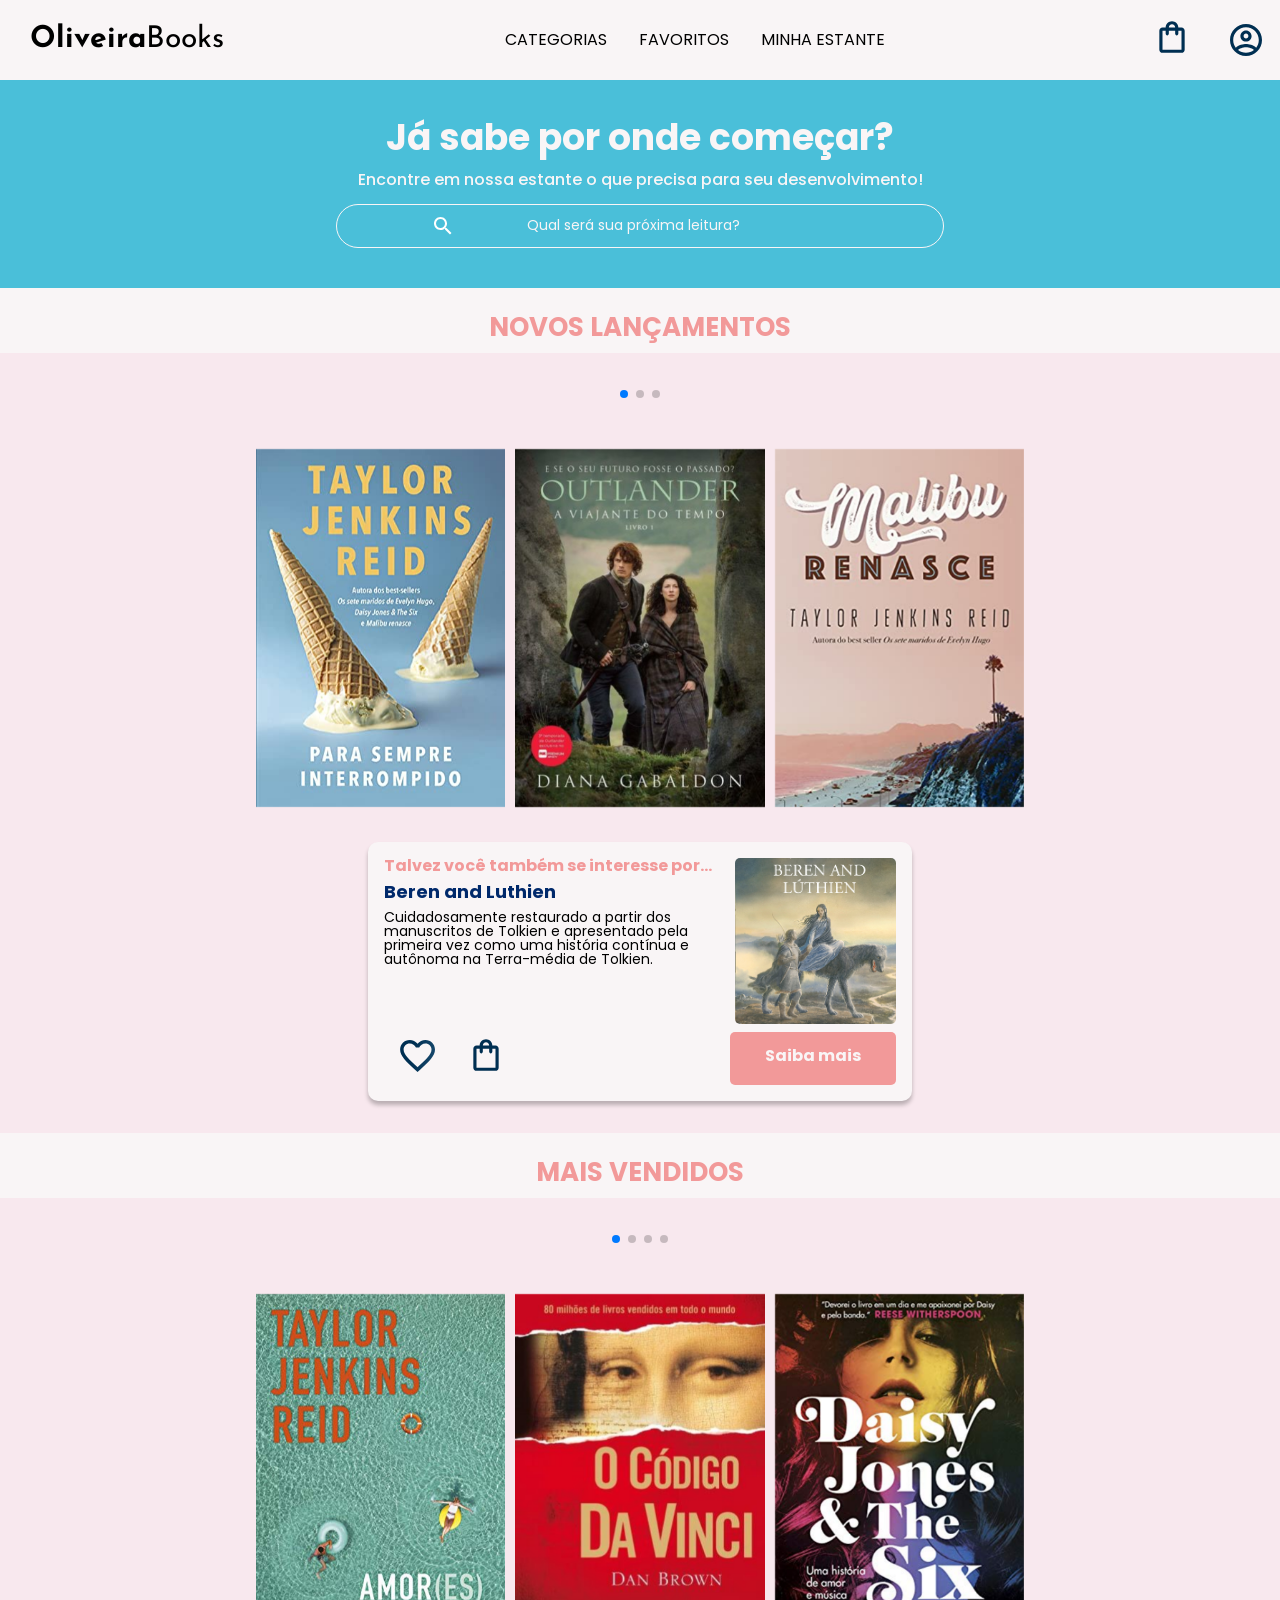
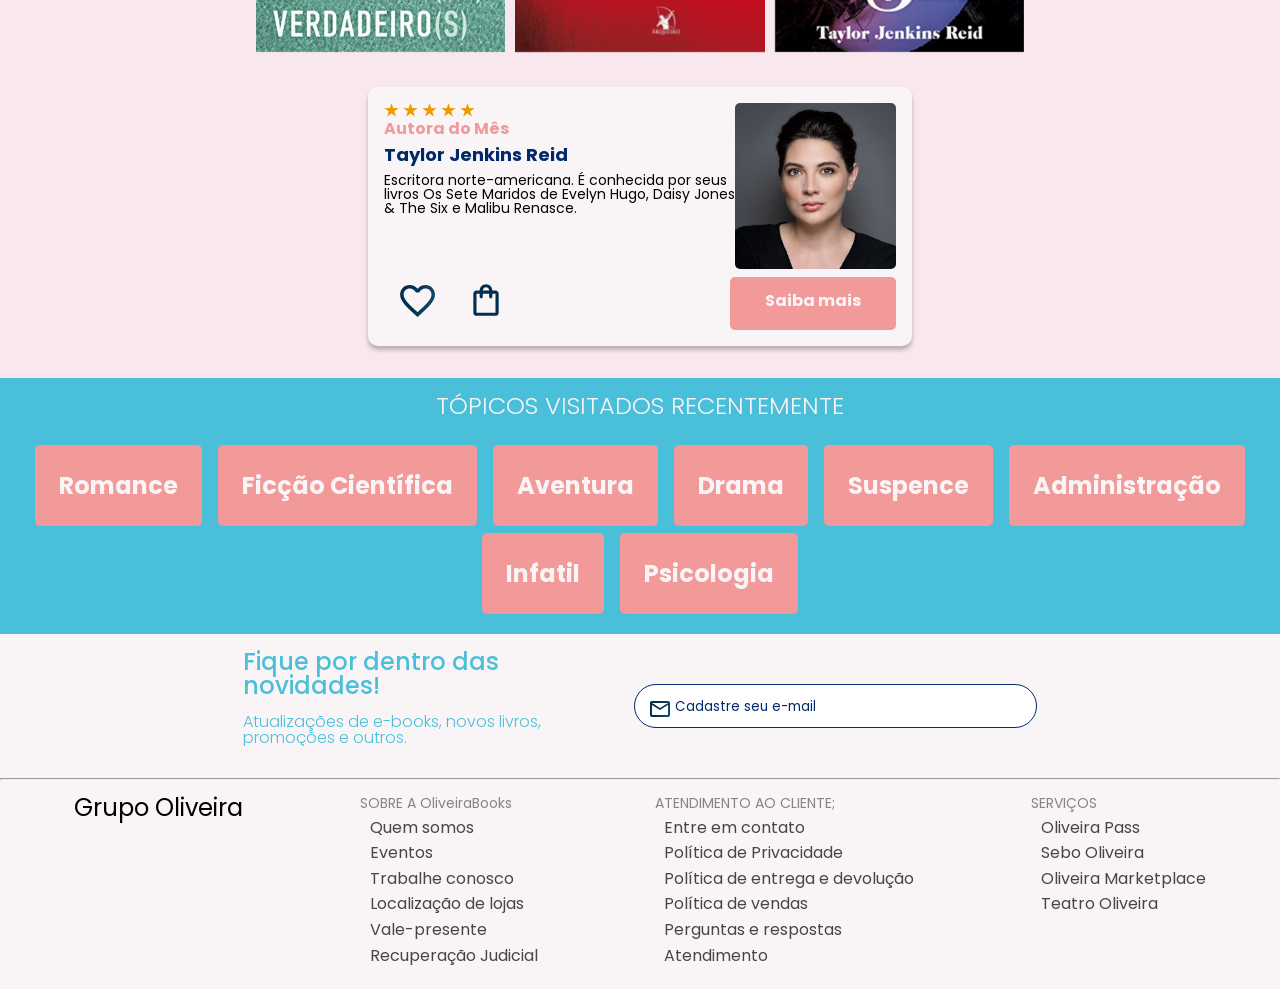
<file: index.html>
<!DOCTYPE html>
<html lang="pt-br">

<head>
    <meta charset="UTF-8">
    <meta http-equiv="X-UA-Compatible" content="IE=edge">
    <meta name="viewport" content="width=device-width, initial-scale=1.0">
    <link rel="stylesheet" href="reset.css">
    <link rel="preconnect" href="https://fonts.googleapis.com">
    <link rel="preconnect" href="https://fonts.gstatic.com" crossorigin>
    <link href="https://fonts.googleapis.com/css2?family=Poppins:wght@300;400;500;700&display=swap" rel="stylesheet">
    <link rel="stylesheet" href="https://cdn.jsdelivr.net/npm/swiper@9/swiper-bundle.min.css" />
    <link href="https://fonts.googleapis.com/css2?family=Josefin+Sans:wght@400;700&display=swap" rel="stylesheet">
    <link rel="stylesheet" href="styles.css">
    <link rel="shortcut icon" href="img/books-64.ico" />
</head>
<link rel="stylesheet" href="styles.css">
<title>OliveiraBooks</title>
</head>

<body>
    <header class="cabecalho">
        <div class="container">
            <input type="checkbox" id="menu" class="container__botao">
            <label for="menu">
                <span class="cabecalho__menu-hamburguer container__imagem"></span>
            </label>
            <ul class="lista-menu">
                <li class="lista-menu__titulo">Categorias</li>
                <li class="lista-menu__item">
                    <a href="#" class="lista-menu__link">Livros</a>
                </li>
                <li class="lista-menu__item">
                    <a href="#" class="lista-menu__link">eBooks</a>
                </li>
                <li class="lista-menu__item">
                    <a href="#" class="lista-menu__link">Infantil</a>
                </li>
                <li class="lista-menu__item">
                    <a href="#" class="lista-menu__link">Estudo</a>
                </li>
                <li class="lista-menu__item">
                    <a href="#" class="lista-menu__link">Outros</a>
                </li>
            </ul>
            <!--<img src="img/Logo.svg" alt="Logo da OliveiraBooks" class="container__imagem">-->
            <h1 class="container__titulo"><b class="container__titulo--negrito">Oliveira</b>Books</h1>
        </div>

        <ul class="opcoes">
            <input type="checkbox" id="opcoes-menu" class="opcoes__botao">
            <label for="opcoes-menu" class="opcoes__rotulo">
                <li class="opcoes__item">Categorias</li>
            </label>
            <ul class="lista-menu">
                <li class="lista-menu__item">
                    <a href="#" class="lista-menu__link">Livros</a>
                </li>
                <li class="lista-menu__item">
                    <a href="#" class="lista-menu__link">eBooks</a>
                </li>
                <li class="lista-menu__item">
                    <a href="#" class="lista-menu__link">Infantil</a>
                </li>
                <li class="lista-menu__item">
                    <a href="#" class="lista-menu__link">Estudo</a>
                </li>
                <li class="lista-menu__item">
                    <a href="#" class="lista-menu__link">Outros</a>
                </li>
            </ul>
            <li class="opcoes__item"><a href="#" class="opcoes__link">Favoritos</a></li>
            <li class="opcoes__item"><a href="#" class="opcoes__link">Minha estante</a></li>

        </ul>

        <div class="container">
            <a href="#"><img src="img/Favoritos.svg" alt="Meus favoritos"
                    class="container__imagem container__imagen-transparente"></a>
            <a href="#"><img src="img/Compras.svg" alt="Carrinho de compras" class="container__imagem"></a>
            <a href="/login.html"><img src="img/Usuário.svg" alt="Meu perfil" class="container__imagem"></a>
        </div>
    </header>
    <section class="banner">
        <h2 class="banner__titulo">Já sabe por onde começar?</h2>
        <p class="banner__texto">Encontre em nossa estante o que precisa para seu desenvolvimento!</p>
        <input type="search" class="banner__pesquisa" placeholder="Qual será sua próxima leitura?">
    </section>
    <section class="carrossel">
        <h2 class="carrossel__titulo">Novos lançamentos</h2>
        <!-- Slider main container -->
        <div class="carrossel__container">
            <div class="swiper">
                <!-- If we need pagination -->
                <!-- Additional required wrapper -->
                <div class="swiper-pagination"></div>

                <div class="swiper-wrapper">
                    <!-- Slides -->
                    <div class="swiper-slide"><img src="img/para sempre.png"
                            alt="Capa do livro para sempre interrompidos"></div>
                    <div class="swiper-slide"><img src="img/outlander.jpg" alt="Capa do livro outlander"></div>
                    <div class="swiper-slide"><img src="img/malibu renasce.png" alt="Capa do livro malibu renasce ">
                    </div>
                    <div class="swiper-slide"><img src="img/amores.png" alt="Capa do livro amores verdadeiros"></div>
                    <div class="swiper-slide"><img src="img/davinci.jpg" alt="Capa do livro o código davinci"></div>



                </div>
                <!-- If we need navigation buttons -->

            </div>

            <div class="card">
                <!-- Line 1 -->
                <div class="card__descricao">
                    <!-- Column 1 -->
                    <div class="descricao">
                        <h3 class="descricao__titulo">Talvez você também se interesse por...</h3>
                        <h2 class="descricao__titulo-livro">Beren and Luthien</h2>
                        <p class="descricao__texto">Cuidadosamente restaurado a partir dos manuscritos de Tolkien e
                            apresentado pela primeira vez como uma história contínua e autônoma na Terra-média de
                            Tolkien.
                        </p>
                    </div>
                    <!-- Column 2 -->
                    <img class="descricao__img" src="img/beren.png" alt="Imagem do livro beren and luthien">
                </div>

                <div class="card__botoes">
                    <!-- Line 2 -->
                    <ul class="botoes">
                        <!-- Column 1 -->
                        <li class="botoes__item"><img src="img/Favoritos.svg" alt="Favoritar livro"></li>
                        <li class="botoes__item"><img src="img/Compras.svg" alt="Adicionar no carrinho de compras">
                        </li>
                    </ul>
                    <!-- Column 2 -->
                    <a href="#" class="botoes__ancora">Saiba mais</a>
                </div>
            </div>


        </div>
    </section>

    <section class="carrossel">
        <h2 class="carrossel__titulo">Mais Vendidos</h2>
        <!-- Slider main container -->
        <div class="carrossel__container">
            <div class="swiper">
                <!-- If we need pagination -->
                <!-- Additional required wrapper -->
                <div class="swiper-pagination"></div>

                <div class="swiper-wrapper">
                    <!-- Slides -->
                    <div class="swiper-slide"><img src="img/amores.png" alt="Capa do livro amores verdadeiros"></div>
                    <div class="swiper-slide"><img src="img/davinci.jpg" alt="Capa do livro o código davinci"></div>
                    <div class="swiper-slide"><img src="img/daisy jones.png" alt="Capa do livro daisy jones & the six">
                    </div>
                    <div class="swiper-slide"><img src="img/para sempre.png"
                            alt="Capa do livro para sempre interrompidos"></div>
                    <div class="swiper-slide"><img src="img/malibu renasce.png" alt="Capa do livro malibu renasce ">
                    </div>
                    <div class="swiper-slide"><img src="img/outlander.jpg" alt="Capa do livro outlander"></div>
                </div>


            </div>

            <div class="card">
                <!-- Line 1 -->
                <div class="card__descricao">
                    <!-- Column 1 -->
                    <div class="descricao">
                        <img src="img/Estrelinhas.png" alt="Avaliação 5 estrelas">
                        <h3 class="descricao__titulo">Autora do Mês</h3>
                        <h2 class="descricao__titulo-livro">Taylor Jenkins Reid</h2>
                        <p class="descricao__texto">Escritora norte-americana. É conhecida por seus livros Os Sete
                            Maridos de Evelyn Hugo, Daisy Jones & The Six e Malibu Renasce.</p>
                    </div>
                    <!-- Column 2 -->
                    <img class="descricao__img" src="img/Perfil-escritora 1.png" alt="Imagem da Escritora">
                </div>

                <div class="card__botoes">
                    <!-- Line 2 -->
                    <ul class="botoes">
                        <!-- Column 1 -->
                        <li class="botoes__item"><img src="img/Favoritos.svg" alt="Favoritar livro"></li>
                        <li class="botoes__item"><img src="img/Compras.svg" alt="Adicionar no carrinho de compras">
                        </li>
                    </ul>
                    <!-- Column 2 -->
                    <a href="#" class="botoes__ancora">Saiba mais</a>
                </div>

            </div>
        </div>
    </section>

    <section class="topicos">
        <h2 class="topicos__titulo">TÓPICOS VISITADOS RECENTEMENTE</h2>
        <ul class="topicos__lista">
            <li class="topicos__item">
                <a href="#" class="topicos__link">Romance</a>
            </li>
            <li class="topicos__item">
                <a href="#" class="topicos__link">Ficção Científica</a>
            </li>
            <li class="topicos__item">
                <a href="#" class="topicos__link">Aventura</a>
            </li>
            <li class="topicos__item">
                <a href="#" class="topicos__link">Drama</a>
            </li>
            <li class="topicos__item">
                <a href="#" class="topicos__link">Suspence</a>
            </li>
            <li class="topicos__item">
                <a href="#" class="topicos__link">Administração</a>
            </li>
            <li class="topicos__item">
                <a href="#" class="topicos__link">Infatil</a>
            </li>
            <li class="topicos__item">
                <a href="#" class="topicos__link">Psicologia</a>
            </li>
        </ul>
    </section>

    <section class="contato">
        <div class="contato__descricao">
            <h2 class="contato__titulo">Fique por dentro das novidades!</h2>
            <p class="contato__texto">Atualizações de e-books, novos livros, promoções e outros.</p>
        </div>
        <input type="email" placeholder="Cadastre seu e-mail" class="contato__email">
    </section>

    <hr />

    <footer class="rodape">
        <h2 class="rodape__titulo">Grupo Oliveira</h2>
        <ul class="lista-rodape">
            <li class="lista-rodape__titulo">SOBRE A OliveiraBooks</li>
            <li class="lista-rodape__item">
                <a href="#" class="lista-rodape__link">Quem somos</a>
            </li>
            <li class="lista-rodape__item">
                <a href="#" class="lista-rodape__link">Eventos</a>
            </li>
            <li class="lista-rodape__item">
                <a href="#" class="lista-rodape__link">Trabalhe conosco</a>
            </li>
            <li class="lista-rodape__item">
                <a href="#" class="lista-rodape__link">Localização de lojas</a>
            </li>
            <li class="lista-rodape__item">
                <a href="#" class="lista-rodape__link">Vale-presente</a>
            </li>
            <li class="lista-rodape__item">
                <a href="#" class="lista-rodape__link">Recuperação Judicial</a>
            </li>

        </ul>

        <ul class="lista-admn">
            <li class="lista-rodape__titulo">ATENDIMENTO AO CLIENTE;</li>
            <li class="lista-rodape__item">
                <a href="#" class="lista-rodape__link">Entre em contato</a>
            </li>
            <li class="lista-rodape__item">
                <a href="#" class="lista-rodape__link">Política de Privacidade</a>
            </li>
            <li class="lista-rodape__item">
                <a href="#" class="lista-rodape__link">Política de entrega e devolução</a>
            </li>
            <li class="lista-rodape__item">
                <a href="#" class="lista-rodape__link">Política de vendas</a>
            </li>
            <li class="lista-rodape__item">
                <a href="#" class="lista-rodape__link">Perguntas e respostas</a>
            </li>
            <li class="lista-rodape__item">
                <a href="#" class="lista-rodape__link">Atendimento</a>
            </li>
        </ul>

        <ul class="lista-rodape">
            <li class="lista-rodape__titulo">SERVIÇOS</li>

            <li class="lista-rodape__item">
                <a href="#" class="lista-rodape__link">Oliveira Pass</a>
            </li>
            <li class="lista-rodape__item">
                <a href="#" class="lista-rodape__link">Sebo Oliveira</a>
            </li>
            <li class="lista-rodape__item">
                <a href="#" class="lista-rodape__link">Oliveira Marketplace</a>
            </li>
            <li class="lista-rodape__item">

                <a href="#" class="lista-rodape__link">Teatro Oliveira</a>
            </li>
        </ul>
    </footer>

    <script src="https://cdn.jsdelivr.net/npm/swiper@9/swiper-bundle.min.js"></script>
    <script>const swiper = new Swiper('.swiper', {
            spaceBetween: 10,
            slidesPerView: 3,
            pagination: {
                el: '.swiper-pagination',
                type: 'bullets',
            },
        });
    </script>





</body>

</html>
</file>
<file: styles.css>
@import url("styles/header.css");
@import url("styles/banner.css");
@import url("styles/carrossel.css");
@import url("styles/topicos.css");
@import url("styles/contato.css");
@import url("styles/rodape.css");

:root {
    --cor-de-fundo: #F8E8EE;
    --branco: #F9F5F6;
    --laranja: #F29999;
    --hover: #F2ADA7;
    --azul-degrade: #4ABFD9;
    --fonte-principal: 'Poppins', sans-serif;
    --fonte-secundaria: 'Josefin Sans', sans-serif;
    --azul: #00296b;
    --preto: #000000;
    --cinza: #474646;
    --cinza-claro: #858585;
}

body {
    background-color: var(--cor-de-fundo);
    font-family: var(--fonte-principal);
    font-size: 16px;
    font-weight: 400;
}
</file>
